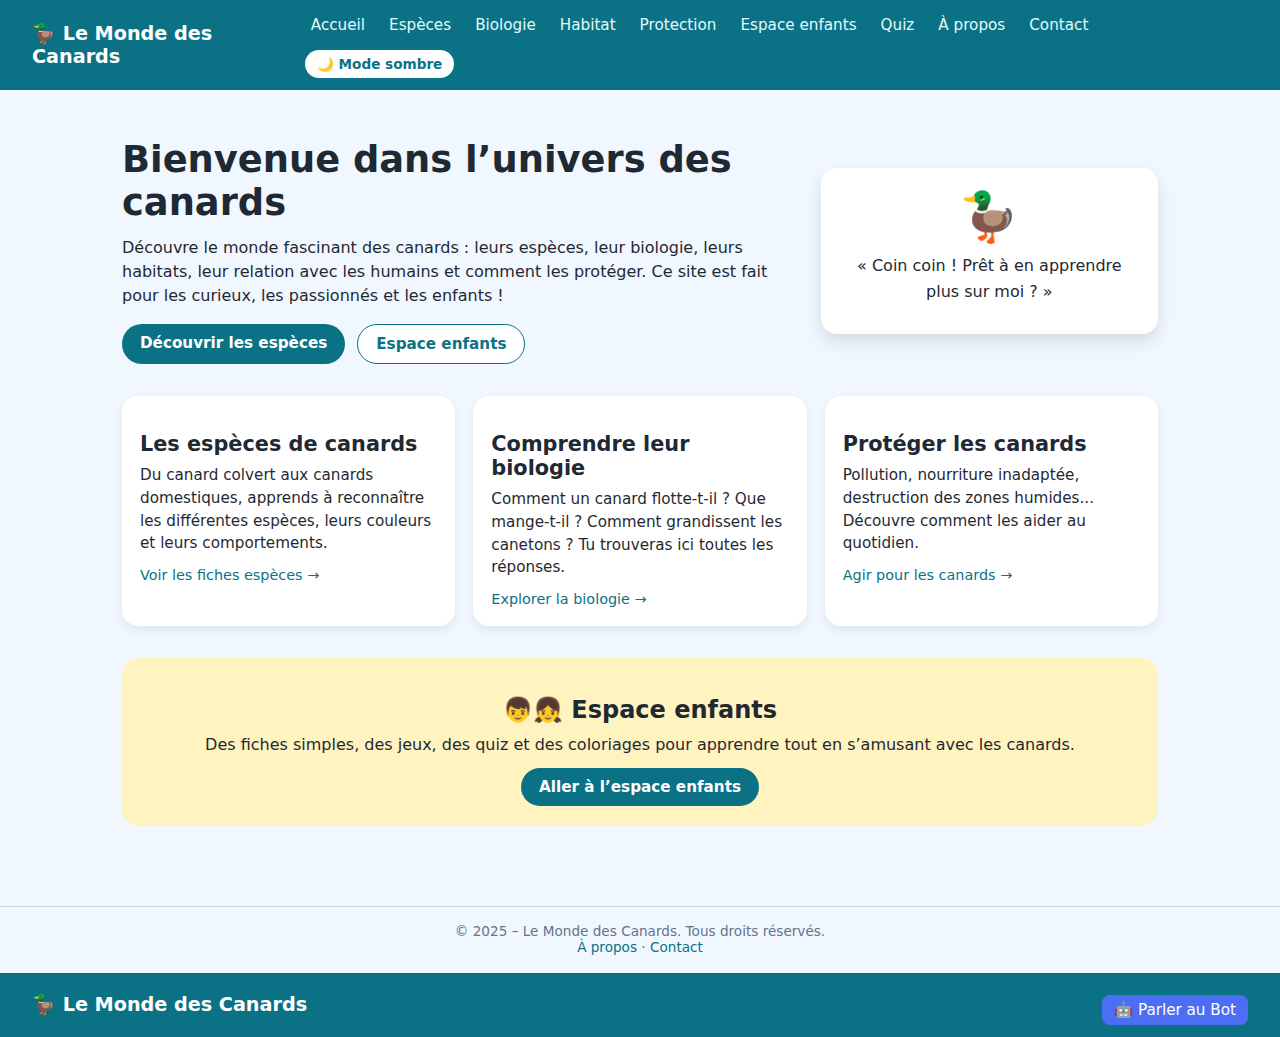
<file: index.html>
<!DOCTYPE html>
<html lang="fr">
<head>
    <meta charset="UTF-8">
    <title>Le Monde des Canards</title>
    <link rel="stylesheet" href="style.css">
    <script src="script.js" defer></script>
</head>
<body>
<header>
    <div class="logo">🦆 Le Monde des Canards</div>
    <nav>
        <a href="index.html">Accueil</a>
        <a href="especes.html">Espèces</a>
        <a href="biologie.html">Biologie</a>
        <a href="habitat.html">Habitat</a>
        <a href="protection.html">Protection</a>
        <a href="enfants.html">Espace enfants</a>
        <a href="quiz.html">Quiz</a>
        <a href="a-propos.html">À propos</a>
        <a href="contact.html">Contact</a>
        <button id="darkModeToggle">🌙 Mode sombre</button>
    </nav>
</header>

<main>
    <section class="hero">
        <div class="hero-text">
            <h1>Bienvenue dans l’univers des canards</h1>
            <p>
                Découvre le monde fascinant des canards : leurs espèces, leur biologie, 
                leurs habitats, leur relation avec les humains et comment les protéger. 
                Ce site est fait pour les curieux, les passionnés et les enfants !
            </p>
            <div class="hero-buttons">
                <a class="btn" href="especes.html">Découvrir les espèces</a>
                <a class="btn secondary" href="enfants.html">Espace enfants</a>
            </div>
        </div>
        <div class="hero-image">
            <div class="duck-card">
                <div class="duck-emoji">🦆</div>
                <p>« Coin coin ! Prêt à en apprendre plus sur moi ? »</p>
            </div>
        </div>
    </section>

    <section class="cards">
        <article class="card">
            <h2>Les espèces de canards</h2>
            <p>
                Du canard colvert aux canards domestiques, apprends à reconnaître 
                les différentes espèces, leurs couleurs et leurs comportements.
            </p>
            <a href="especes.html" class="link">Voir les fiches espèces →</a>
        </article>

        <article class="card">
            <h2>Comprendre leur biologie</h2>
            <p>
                Comment un canard flotte-t-il ? Que mange-t-il ? Comment grandissent les canetons ?
                Tu trouveras ici toutes les réponses.
            </p>
            <a href="biologie.html" class="link">Explorer la biologie →</a>
        </article>

        <article class="card">
            <h2>Protéger les canards</h2>
            <p>
                Pollution, nourriture inadaptée, destruction des zones humides...
                Découvre comment les aider au quotidien.
            </p>
            <a href="protection.html" class="link">Agir pour les canards →</a>
        </article>
    </section>

    <section class="section-enfants">
        <h2>👦👧 Espace enfants</h2>
        <p>
            Des fiches simples, des jeux, des quiz et des coloriages pour apprendre 
            tout en s’amusant avec les canards.
        </p>
        <a href="enfants.html" class="btn">Aller à l’espace enfants</a>
    </section>
</main>

<footer>
    <p>© 2025 – Le Monde des Canards. Tous droits réservés.</p>
    <p><a href="a-propos.html">À propos</a> · <a href="contact.html">Contact</a></p>
</footer>
<header>
    <div class="logo">🦆 Le Monde des Canards</div>

    <nav>

        <!-- 🔽 TON BOT – placé tout en bas du menu 🔽 -->
        <a href="https://creator.voiceflow.com/share/69024f4ea31d524e16ad1211/development"
           style="margin-top:10px; padding:6px 12px; border-radius:8px; background:#4c6ef5; color:white;">
           🤖 Parler au Bot
        </a>

    </nav>
</header>

</body>
</html>
</file>
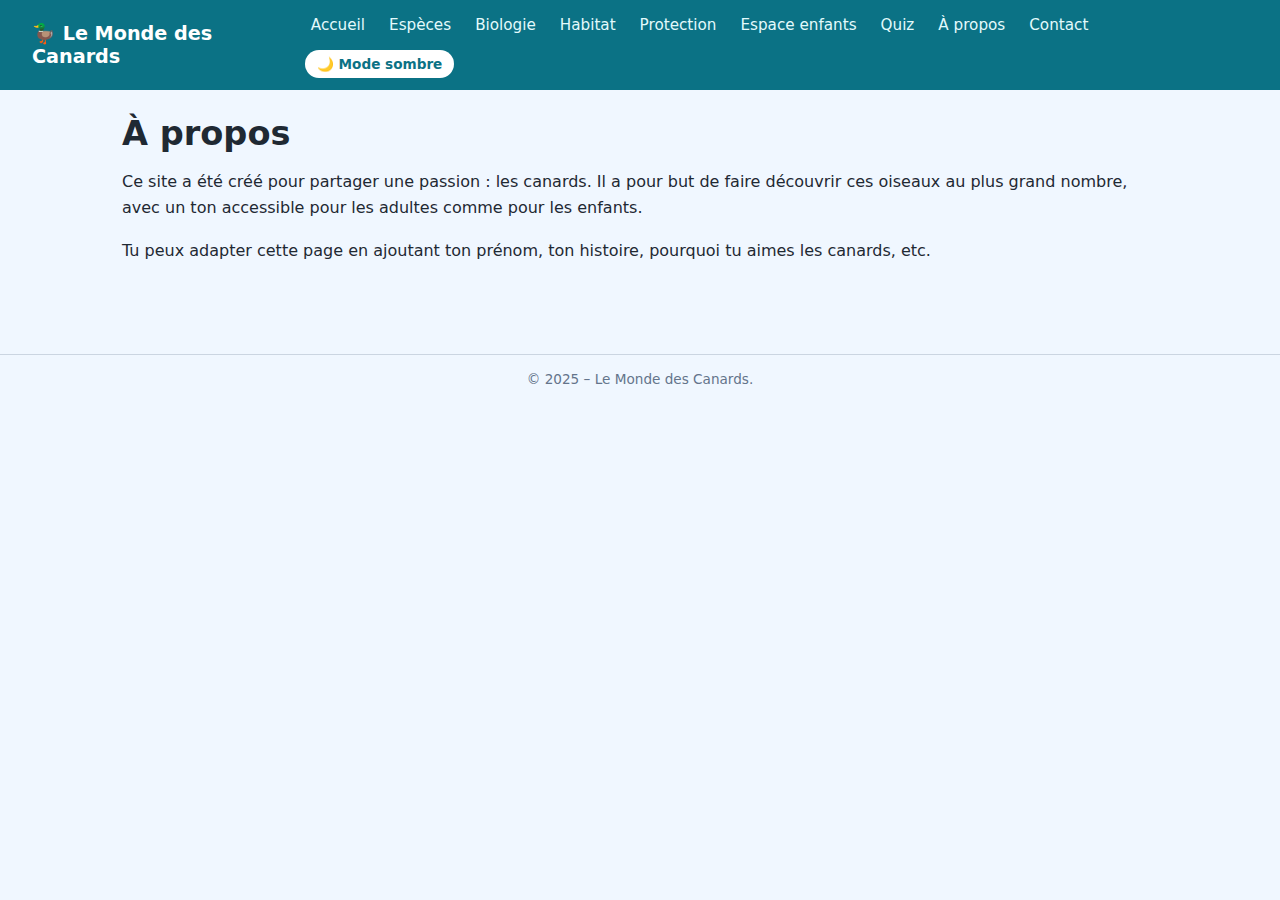
<file: a-propos.html>
<!DOCTYPE html>
<html lang="fr">
<head>
    <meta charset="UTF-8">
    <title>À propos – Le Monde des Canards</title>
    <link rel="stylesheet" href="style.css">
    <script src="script.js" defer></script>
</head>
<body>
<header>
    <div class="logo">🦆 Le Monde des Canards</div>
    <nav>
        <a href="index.html">Accueil</a>
        <a href="especes.html">Espèces</a>
        <a href="biologie.html">Biologie</a>
        <a href="habitat.html">Habitat</a>
        <a href="protection.html">Protection</a>
        <a href="enfants.html">Espace enfants</a>
        <a href="quiz.html">Quiz</a>
        <a href="a-propos.html">À propos</a>
        <a href="contact.html">Contact</a>
        <button id="darkModeToggle">🌙 Mode sombre</button>
    </nav>
</header>

<main>
    <h1>À propos</h1>
    <p class="section-intro">
        Ce site a été créé pour partager une passion : les canards. 
        Il a pour but de faire découvrir ces oiseaux au plus grand nombre, 
        avec un ton accessible pour les adultes comme pour les enfants.
    </p>
    <p>
        Tu peux adapter cette page en ajoutant ton prénom, ton histoire, 
        pourquoi tu aimes les canards, etc.
    </p>
</main>

<footer>
    <p>© 2025 – Le Monde des Canards.</p>
</footer>
</body>
</html>
</file>
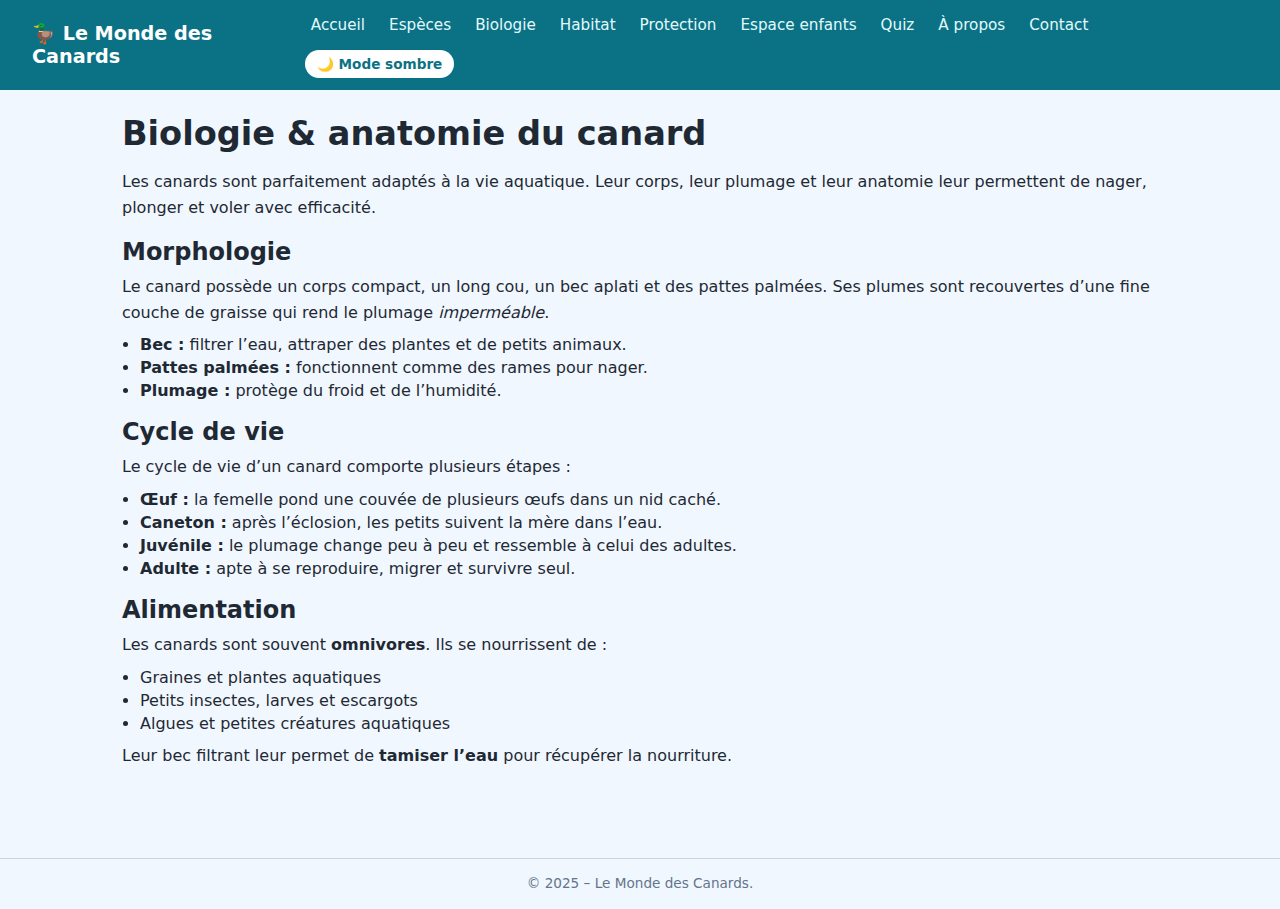
<file: biologie.html>
<!DOCTYPE html>
<html lang="fr">
<head>
    <meta charset="UTF-8">
    <title>Biologie du canard – Le Monde des Canards</title>
    <link rel="stylesheet" href="style.css">
    <script src="script.js" defer></script>
</head>
<body>
<header>
    <div class="logo">🦆 Le Monde des Canards</div>
    <nav>
        <a href="index.html">Accueil</a>
        <a href="especes.html">Espèces</a>
        <a href="biologie.html">Biologie</a>
        <a href="habitat.html">Habitat</a>
        <a href="protection.html">Protection</a>
        <a href="enfants.html">Espace enfants</a>
        <a href="quiz.html">Quiz</a>
        <a href="a-propos.html">À propos</a>
        <a href="contact.html">Contact</a>
        <button id="darkModeToggle">🌙 Mode sombre</button>
    </nav>
</header>

<main>
    <h1>Biologie & anatomie du canard</h1>
    <p class="section-intro">
        Les canards sont parfaitement adaptés à la vie aquatique. Leur corps, leur plumage 
        et leur anatomie leur permettent de nager, plonger et voler avec efficacité.
    </p>

    <section>
        <h2>Morphologie</h2>
        <p>
            Le canard possède un corps compact, un long cou, un bec aplati et des pattes palmées.
            Ses plumes sont recouvertes d’une fine couche de graisse qui rend le plumage <em>imperméable</em>.
        </p>
        <ul>
            <li><strong>Bec :</strong> filtrer l’eau, attraper des plantes et de petits animaux.</li>
            <li><strong>Pattes palmées :</strong> fonctionnent comme des rames pour nager.</li>
            <li><strong>Plumage :</strong> protège du froid et de l’humidité.</li>
        </ul>
    </section>

    <section>
        <h2>Cycle de vie</h2>
        <p>
            Le cycle de vie d’un canard comporte plusieurs étapes :
        </p>
        <ul>
            <li><strong>Œuf :</strong> la femelle pond une couvée de plusieurs œufs dans un nid caché.</li>
            <li><strong>Caneton :</strong> après l’éclosion, les petits suivent la mère dans l’eau.</li>
            <li><strong>Juvénile :</strong> le plumage change peu à peu et ressemble à celui des adultes.</li>
            <li><strong>Adulte :</strong> apte à se reproduire, migrer et survivre seul.</li>
        </ul>
    </section>

    <section>
        <h2>Alimentation</h2>
        <p>
            Les canards sont souvent <strong>omnivores</strong>. Ils se nourrissent de :
        </p>
        <ul>
            <li>Graines et plantes aquatiques</li>
            <li>Petits insectes, larves et escargots</li>
            <li>Algues et petites créatures aquatiques</li>
        </ul>
        <p>
            Leur bec filtrant leur permet de <strong>tamiser l’eau</strong> pour récupérer la nourriture.
        </p>
    </section>
</main>

<footer>
    <p>© 2025 – Le Monde des Canards.</p>
</footer>
</body>
</html>
</file>
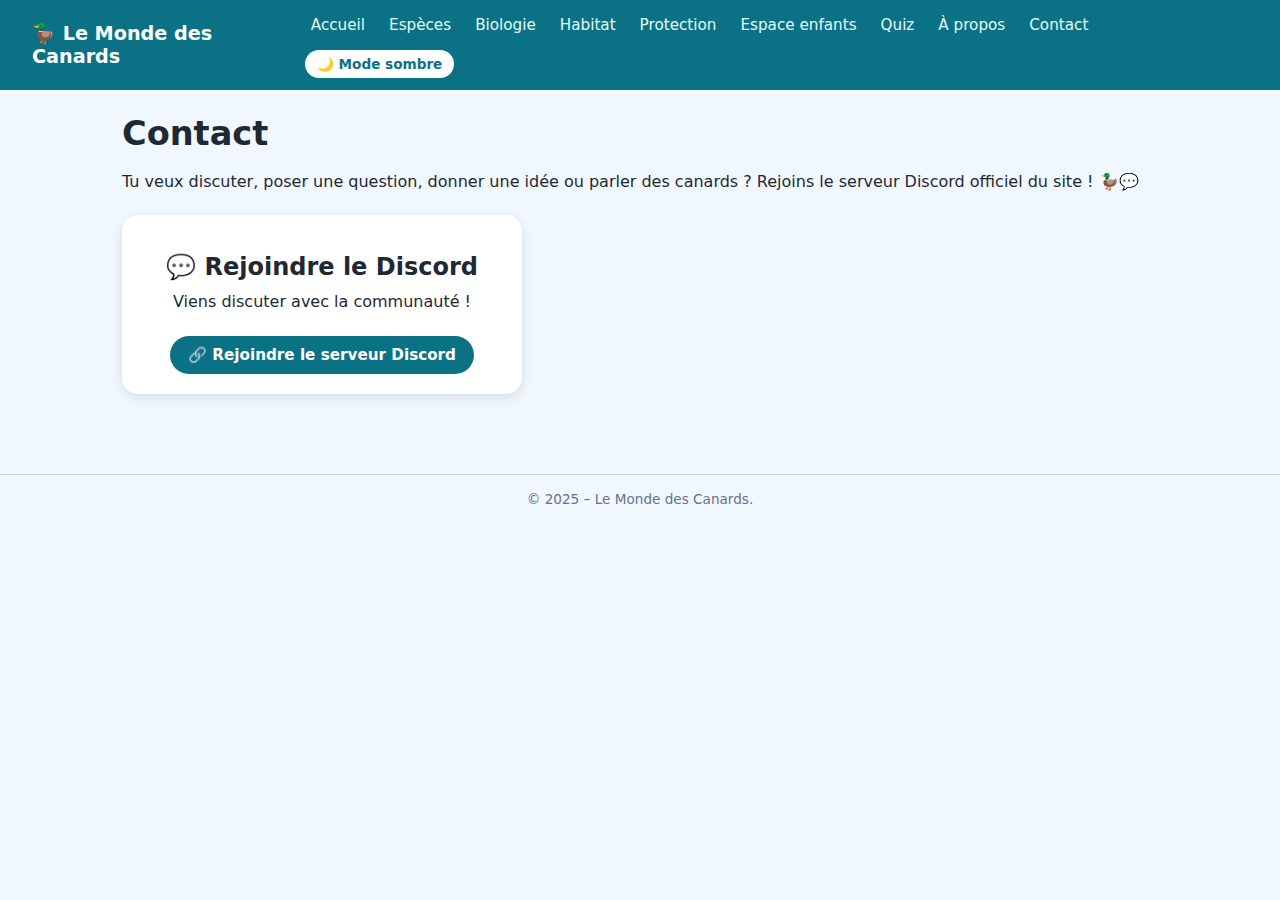
<file: contact.html>
<!DOCTYPE html>
<html lang="fr">
<head>
    <meta charset="UTF-8">
    <title>Contact – Le Monde des Canards</title>
    <link rel="stylesheet" href="style.css">
    <script src="script.js" defer></script>
</head>
<body>
<header>
    <div class="logo">🦆 Le Monde des Canards</div>
    <nav>
        <a href="index.html">Accueil</a>
        <a href="especes.html">Espèces</a>
        <a href="biologie.html">Biologie</a>
        <a href="habitat.html">Habitat</a>
        <a href="protection.html">Protection</a>
        <a href="enfants.html">Espace enfants</a>
        <a href="quiz.html">Quiz</a>
        <a href="a-propos.html">À propos</a>
        <a href="contact.html">Contact</a>
        <button id="darkModeToggle">🌙 Mode sombre</button>
    </nav>
</header>

<main>
    <h1>Contact</h1>
    <p class="section-intro">
        Tu veux discuter, poser une question, donner une idée ou parler des canards ?  
        Rejoins le serveur Discord officiel du site ! 🦆💬
    </p>

    <div style="
        background: #ffffff;
        padding: 20px;
        border-radius: 16px;
        box-shadow: 0 4px 12px rgba(0,0,0,0.1);
        max-width: 400px;
        text-align: center;
        margin-top: 20px;
    ">
        <h2>💬 Rejoindre le Discord</h2>
        <p>Viens discuter avec la communauté !</p>

        <a href="https://discord.gg/AgZyzE4x" 
           class="btn"
           style="display:inline-block; margin-top:12px;">
            🔗 Rejoindre le serveur Discord
        </a>
    </div>

</main>

<footer>
    <p>© 2025 – Le Monde des Canards.</p>
</footer>
</body>
</html>
</file>
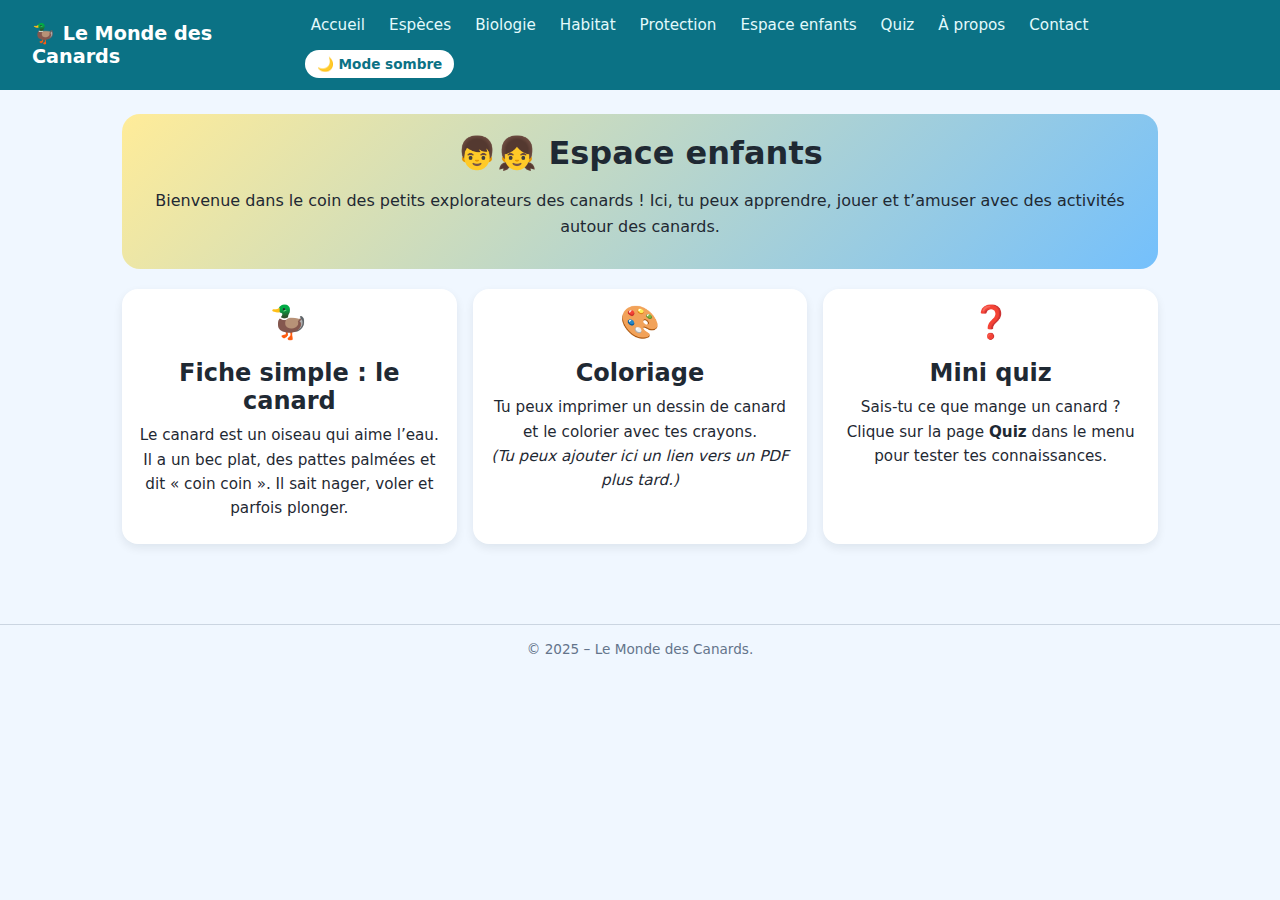
<file: enfants.html>
<!DOCTYPE html>
<html lang="fr">
<head>
    <meta charset="UTF-8">
    <title>Espace enfants – Le Monde des Canards</title>
    <link rel="stylesheet" href="style.css">
    <script src="script.js" defer></script>
</head>
<body>
<header>
    <div class="logo">🦆 Le Monde des Canards</div>
    <nav>
        <a href="index.html">Accueil</a>
        <a href="especes.html">Espèces</a>
        <a href="biologie.html">Biologie</a>
        <a href="habitat.html">Habitat</a>
        <a href="protection.html">Protection</a>
        <a href="enfants.html">Espace enfants</a>
        <a href="quiz.html">Quiz</a>
        <a href="a-propos.html">À propos</a>
        <a href="contact.html">Contact</a>
        <button id="darkModeToggle">🌙 Mode sombre</button>
    </nav>
</header>

<main>
    <section class="kids-hero">
        <h1>👦👧 Espace enfants</h1>
        <p>
            Bienvenue dans le coin des petits explorateurs des canards !
            Ici, tu peux apprendre, jouer et t’amuser avec des activités autour des canards.
        </p>
    </section>

    <section class="kids-grid">
        <article class="kids-card">
            <div class="kids-emoji">🦆</div>
            <h2>Fiche simple : le canard</h2>
            <p>
                Le canard est un oiseau qui aime l’eau. Il a un bec plat, des pattes palmées 
                et dit « coin coin ». Il sait nager, voler et parfois plonger.
            </p>
        </article>

        <article class="kids-card">
            <div class="kids-emoji">🎨</div>
            <h2>Coloriage</h2>
            <p>
                Tu peux imprimer un dessin de canard et le colorier avec tes crayons.
                <br><em>(Tu peux ajouter ici un lien vers un PDF plus tard.)</em>
            </p>
        </article>

        <article class="kids-card">
            <div class="kids-emoji">❓</div>
            <h2>Mini quiz</h2>
            <p>
                Sais-tu ce que mange un canard ? Clique sur la page <strong>Quiz</strong> 
                dans le menu pour tester tes connaissances.
            </p>
        </article>
    </section>
</main>

<footer>
    <p>© 2025 – Le Monde des Canards.</p>
</footer>
</body>
</html>
</file>
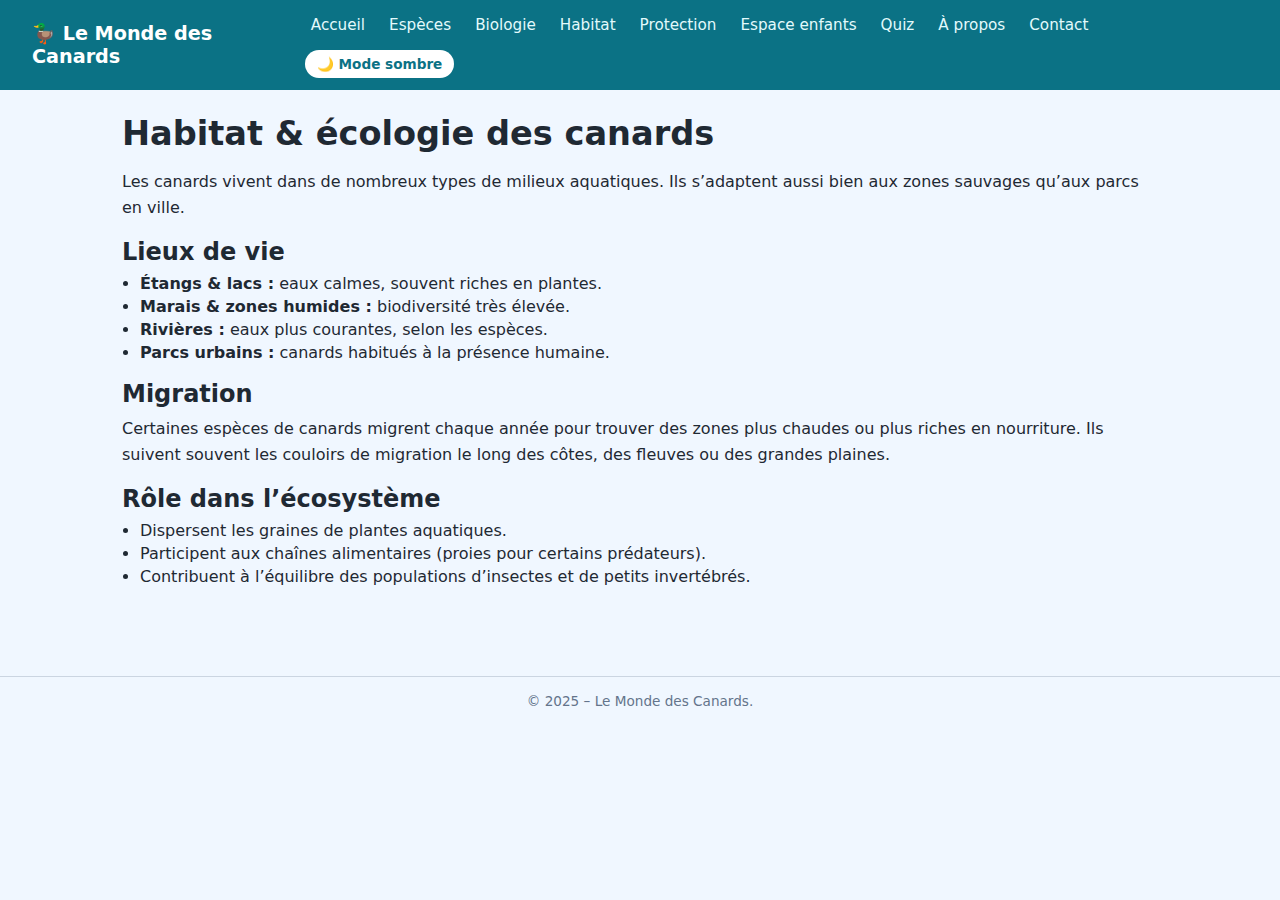
<file: habitat.html>
<!DOCTYPE html>
<html lang="fr">
<head>
    <meta charset="UTF-8">
    <title>Habitat & écologie – Le Monde des Canards</title>
    <link rel="stylesheet" href="style.css">
    <script src="script.js" defer></script>
</head>
<body>
<header>
    <div class="logo">🦆 Le Monde des Canards</div>
    <nav>
        <a href="index.html">Accueil</a>
        <a href="especes.html">Espèces</a>
        <a href="biologie.html">Biologie</a>
        <a href="habitat.html">Habitat</a>
        <a href="protection.html">Protection</a>
        <a href="enfants.html">Espace enfants</a>
        <a href="quiz.html">Quiz</a>
        <a href="a-propos.html">À propos</a>
        <a href="contact.html">Contact</a>
        <button id="darkModeToggle">🌙 Mode sombre</button>
    </nav>
</header>

<main>
    <h1>Habitat & écologie des canards</h1>
    <p class="section-intro">
        Les canards vivent dans de nombreux types de milieux aquatiques. Ils s’adaptent 
        aussi bien aux zones sauvages qu’aux parcs en ville.
    </p>

    <section>
        <h2>Lieux de vie</h2>
        <ul>
            <li><strong>Étangs & lacs :</strong> eaux calmes, souvent riches en plantes.</li>
            <li><strong>Marais & zones humides :</strong> biodiversité très élevée.</li>
            <li><strong>Rivières :</strong> eaux plus courantes, selon les espèces.</li>
            <li><strong>Parcs urbains :</strong> canards habitués à la présence humaine.</li>
        </ul>
    </section>

    <section>
        <h2>Migration</h2>
        <p>
            Certaines espèces de canards migrent chaque année pour trouver des zones 
            plus chaudes ou plus riches en nourriture. Ils suivent souvent les couloirs 
            de migration le long des côtes, des fleuves ou des grandes plaines.
        </p>
    </section>

    <section>
        <h2>Rôle dans l’écosystème</h2>
        <ul>
            <li>Dispersent les graines de plantes aquatiques.</li>
            <li>Participent aux chaînes alimentaires (proies pour certains prédateurs).</li>
            <li>Contribuent à l’équilibre des populations d’insectes et de petits invertébrés.</li>
        </ul>
    </section>
</main>

<footer>
    <p>© 2025 – Le Monde des Canards.</p>
</footer>
</body>
</html>
</file>
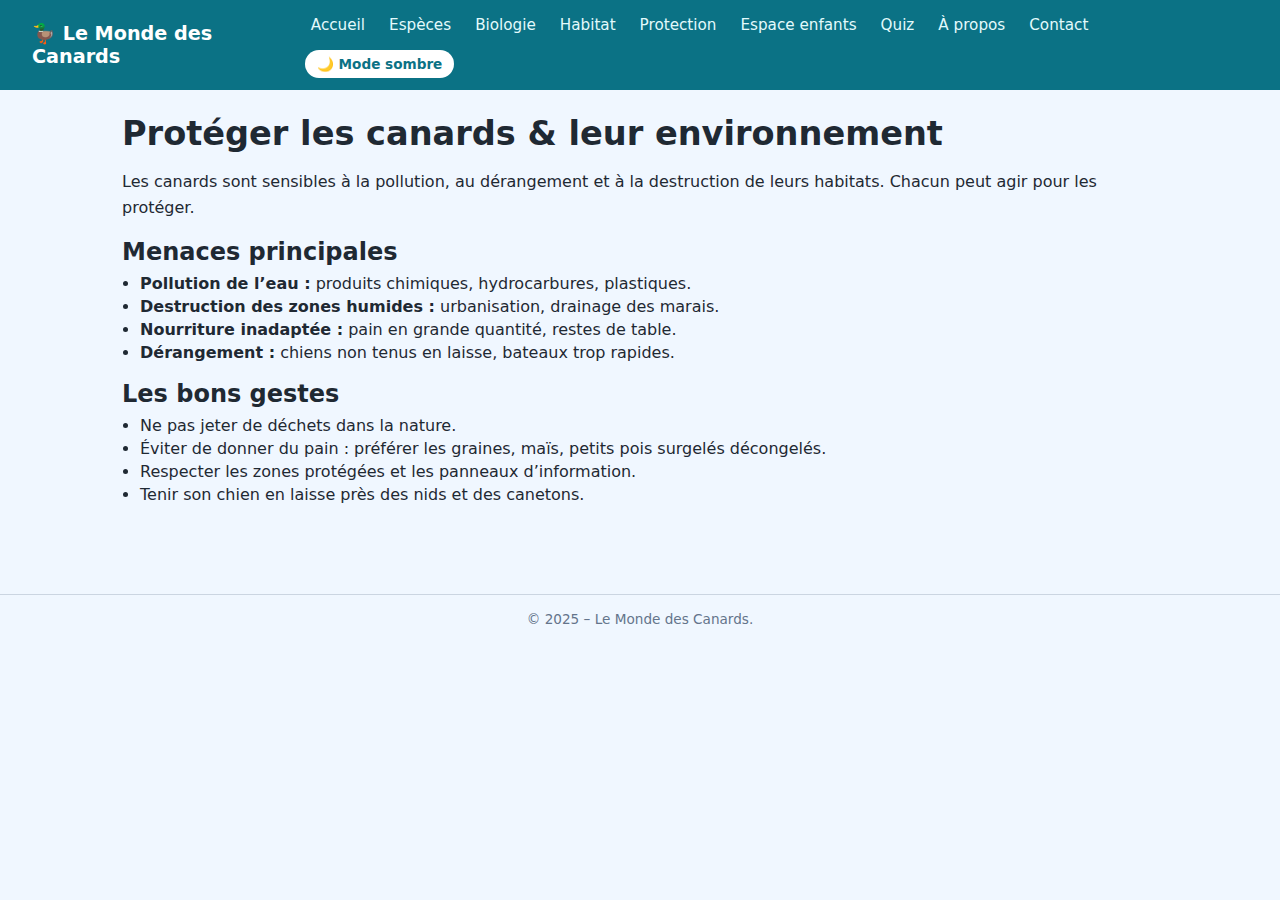
<file: protection.html>
<!DOCTYPE html>
<html lang="fr">
<head>
    <meta charset="UTF-8">
    <title>Protéger les canards – Le Monde des Canards</title>
    <link rel="stylesheet" href="style.css">
    <script src="script.js" defer></script>
</head>
<body>
<header>
    <div class="logo">🦆 Le Monde des Canards</div>
    <nav>
        <a href="index.html">Accueil</a>
        <a href="especes.html">Espèces</a>
        <a href="biologie.html">Biologie</a>
        <a href="habitat.html">Habitat</a>
        <a href="protection.html">Protection</a>
        <a href="enfants.html">Espace enfants</a>
        <a href="quiz.html">Quiz</a>
        <a href="a-propos.html">À propos</a>
        <a href="contact.html">Contact</a>
        <button id="darkModeToggle">🌙 Mode sombre</button>
    </nav>
</header>

<main>
    <h1>Protéger les canards & leur environnement</h1>
    <p class="section-intro">
        Les canards sont sensibles à la pollution, au dérangement et à la destruction 
        de leurs habitats. Chacun peut agir pour les protéger.
    </p>

    <section>
        <h2>Menaces principales</h2>
        <ul>
            <li><strong>Pollution de l’eau :</strong> produits chimiques, hydrocarbures, plastiques.</li>
            <li><strong>Destruction des zones humides :</strong> urbanisation, drainage des marais.</li>
            <li><strong>Nourriture inadaptée :</strong> pain en grande quantité, restes de table.</li>
            <li><strong>Dérangement :</strong> chiens non tenus en laisse, bateaux trop rapides.</li>
        </ul>
    </section>

    <section>
        <h2>Les bons gestes</h2>
        <ul>
            <li>Ne pas jeter de déchets dans la nature.</li>
            <li>Éviter de donner du pain : préférer les graines, maïs, petits pois surgelés décongelés.</li>
            <li>Respecter les zones protégées et les panneaux d’information.</li>
            <li>Tenir son chien en laisse près des nids et des canetons.</li>
        </ul>
    </section>
</main>

<footer>
    <p>© 2025 – Le Monde des Canards.</p>
</footer>
</body>
</html>
</file>
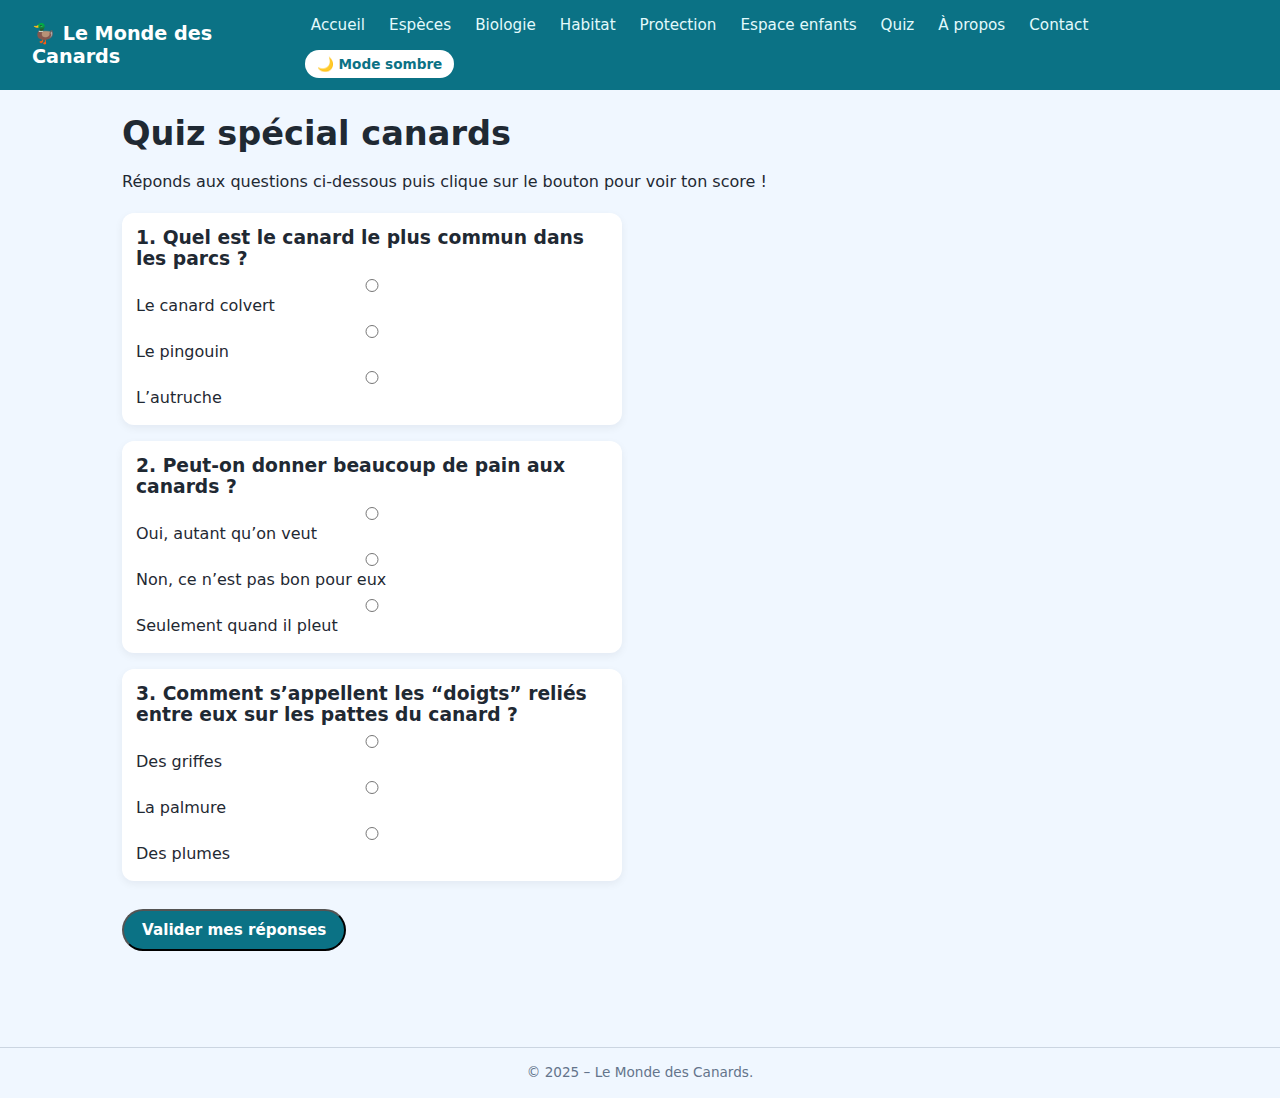
<file: quiz.html>
<!DOCTYPE html>
<html lang="fr">
<head>
    <meta charset="UTF-8">
    <title>Quiz – Le Monde des Canards</title>
    <link rel="stylesheet" href="style.css">
    <script src="script.js" defer></script>
</head>
<body>
<header>
    <div class="logo">🦆 Le Monde des Canards</div>
    <nav>
        <a href="index.html">Accueil</a>
        <a href="especes.html">Espèces</a>
        <a href="biologie.html">Biologie</a>
        <a href="habitat.html">Habitat</a>
        <a href="protection.html">Protection</a>
        <a href="enfants.html">Espace enfants</a>
        <a href="quiz.html">Quiz</a>
        <a href="a-propos.html">À propos</a>
        <a href="contact.html">Contact</a>
        <button id="darkModeToggle">🌙 Mode sombre</button>
    </nav>
</header>

<main>
    <h1>Quiz spécial canards</h1>
    <p class="section-intro">
        Réponds aux questions ci-dessous puis clique sur le bouton pour voir ton score !
    </p>

    <form id="quizForm" onsubmit="event.preventDefault(); corrigerQuiz();">
        <div class="quiz-question">
            <h3>1. Quel est le canard le plus commun dans les parcs ?</h3>
            <div class="quiz-options">
                <label><input type="radio" name="q1" value="colvert"> Le canard colvert</label>
                <label><input type="radio" name="q1" value="pingouin"> Le pingouin</label>
                <label><input type="radio" name="q1" value="autruche"> L’autruche</label>
            </div>
        </div>

        <div class="quiz-question">
            <h3>2. Peut-on donner beaucoup de pain aux canards ?</h3>
            <div class="quiz-options">
                <label><input type="radio" name="q2" value="painOui"> Oui, autant qu’on veut</label>
                <label><input type="radio" name="q2" value="painNon"> Non, ce n’est pas bon pour eux</label>
                <label><input type="radio" name="q2" value="painPeu"> Seulement quand il pleut</label>
            </div>
        </div>

        <div class="quiz-question">
            <h3>3. Comment s’appellent les “doigts” reliés entre eux sur les pattes du canard ?</h3>
            <div class="quiz-options">
                <label><input type="radio" name="q3" value="griffes"> Des griffes</label>
                <label><input type="radio" name="q3" value="palmure"> La palmure</label>
                <label><input type="radio" name="q3" value="plumes"> Des plumes</label>
            </div>
        </div>

        <button class="btn" type="submit">Valider mes réponses</button>
    </form>

    <div id="quizResult"></div>
</main>

<footer>
    <p>© 2025 – Le Monde des Canards.</p>
</footer>
</body>
</html>
</file>
<file: style.css>
/* ========== RESET & BASE ========== */
* {
    margin: 0;
    padding: 0;
    box-sizing: border-box;
    font-family: system-ui, -apple-system, BlinkMacSystemFont, "Segoe UI", sans-serif;
}

body {
    background: #f0f7ff;
    color: #1f2933;
    transition: background 0.3s, color 0.3s;
}

a {
    color: inherit;
}

/* ========== HEADER & NAV ========== */
header {
    display: flex;
    justify-content: space-between;
    align-items: center;
    padding: 12px 32px;
    background: #0b7285;
    color: white;
    position: sticky;
    top: 0;
    z-index: 10;
}

.logo {
    font-weight: 700;
    font-size: 1.2rem;
}

nav {
    display: flex;
    align-items: center;
    gap: 12px;
    flex-wrap: wrap;
}

nav a {
    text-decoration: none;
    color: #e3fafc;
    font-size: 0.95rem;
    padding: 4px 6px;
    border-radius: 999px;
}

nav a:hover {
    background: rgba(255, 255, 255, 0.14);
}

/* Bouton dark mode */
#darkModeToggle {
    border: none;
    background: #fff;
    color: #0b7285;
    padding: 6px 12px;
    border-radius: 999px;
    cursor: pointer;
    font-size: 0.85rem;
    font-weight: 600;
}

#darkModeToggle:hover {
    filter: brightness(0.95);
}

/* ========== MAIN & TITRES ========== */
main {
    padding: 24px 32px 48px;
    max-width: 1100px;
    margin: 0 auto;
}

main h1 {
    font-size: 2.1rem;
    margin-bottom: 16px;
}

main h2 {
    font-size: 1.5rem;
    margin: 18px 0 8px;
}

main p {
    line-height: 1.6;
    margin-bottom: 10px;
}

.section-intro {
    margin-bottom: 18px;
}

/* ========== BOUTONS & LIENS ========== */
.btn {
    display: inline-block;
    padding: 10px 18px;
    border-radius: 999px;
    background: #0b7285;
    color: white;
    text-decoration: none;
    font-size: 0.95rem;
    font-weight: 600;
}

.btn.secondary {
    background: #ffffff;
    color: #0b7285;
    border: 1px solid #0b7285;
}

.btn:hover {
    filter: brightness(1.05);
}

.link {
    font-size: 0.9rem;
    text-decoration: none;
    color: #0b7285;
}

.link:hover {
    text-decoration: underline;
}

/* ========== HERO (page d'accueil) ========== */
.hero {
    display: flex;
    flex-wrap: wrap;
    gap: 24px;
    align-items: center;
    margin: 24px 0 32px;
}

.hero-text {
    flex: 2;
    min-width: 260px;
}

.hero-text h1 {
    font-size: 2.3rem;
    margin-bottom: 12px;
}

.hero-text p {
    font-size: 1rem;
    line-height: 1.5;
    margin-bottom: 16px;
}

.hero-buttons {
    display: flex;
    gap: 12px;
}

.hero-image {
    flex: 1;
    min-width: 220px;
    display: flex;
    justify-content: center;
}

.duck-card {
    background: #ffffff;
    padding: 20px;
    border-radius: 16px;
    box-shadow: 0 8px 16px rgba(15, 23, 42, 0.12);
    text-align: center;
}

.duck-emoji {
    font-size: 3rem;
    margin-bottom: 8px;
}

/* ========== CARTES GÉNÉRIQUES ========== */
.cards {
    display: grid;
    grid-template-columns: repeat(auto-fit, minmax(260px, 1fr));
    gap: 18px;
    margin-bottom: 32px;
}

.card {
    background: #ffffff;
    padding: 18px;
    border-radius: 16px;
    box-shadow: 0 4px 10px rgba(15, 23, 42, 0.08);
}

.card h2 {
    font-size: 1.3rem;
    margin-bottom: 8px;
}

.card p {
    font-size: 0.95rem;
    line-height: 1.5;
    margin-bottom: 10px;
}

/* Listes jolies */
ul {
    margin-left: 18px;
    margin-bottom: 10px;
}

li {
    margin-bottom: 4px;
}

/* ========== SECTION ENFANTS (accueil) ========== */
.section-enfants {
    background: #fff3bf;
    border-radius: 18px;
    padding: 20px;
    text-align: center;
}

/* ========== GALERIE SIMPLE ========== */
.gallery {
    display: grid;
    grid-template-columns: repeat(auto-fit, minmax(180px, 1fr));
    gap: 12px;
    margin: 18px 0;
}

.gallery img {
    width: 100%;
    border-radius: 12px;
    cursor: pointer;
}

/* Lightbox simple */
#lightbox {
    position: fixed;
    inset: 0;
    background: rgba(15, 23, 42, 0.8);
    display: none;
    justify-content: center;
    align-items: center;
    z-index: 50;
}

#lightbox img {
    max-width: 90%;
    max-height: 90%;
    border-radius: 16px;
}

/* ========== QUIZ ========== */
.quiz-question {
    margin: 16px 0;
    padding: 14px;
    background: #ffffff;
    border-radius: 12px;
    box-shadow: 0 3px 8px rgba(15, 23, 42, 0.06);
}

.quiz-question h3 {
    margin-bottom: 8px;
}

.quiz-options label {
    display: block;
    margin-bottom: 4px;
    cursor: pointer;
}

#quizResult {
    margin-top: 16px;
    font-weight: 600;
}

/* ========== FORMULAIRE ========== */
form {
    margin-top: 10px;
    max-width: 500px;
}

form label {
    display: block;
    margin: 8px 0 4px;
    font-weight: 500;
}

form input, form textarea {
    width: 100%;
    padding: 8px 10px;
    border-radius: 8px;
    border: 1px solid #cbd5e1;
    font-size: 0.95rem;
}

form textarea {
    min-height: 120px;
    resize: vertical;
}

form button {
    margin-top: 12px;
}

/* ========== FOOTER ========== */
footer {
    margin-top: 32px;
    padding: 16px 32px 18px;
    border-top: 1px solid #cbd5e1;
    font-size: 0.85rem;
    text-align: center;
    color: #64748b;
}

footer a {
    color: #0b7285;
    text-decoration: none;
}

footer a:hover {
    text-decoration: underline;
}

/* ========== DARK MODE ========== */
body.dark {
    background: #020617;
    color: #e5e7eb;
}

body.dark header {
    background: #020617;
}

body.dark main {
    background: #020617;
}

body.dark .card,
body.dark .duck-card,
body.dark .quiz-question,
body.dark form input,
body.dark form textarea {
    background: #0b1120;
    color: #e5e7eb;
    border-color: #1f2937;
}

body.dark .section-enfants {
    background: #1f2937;
}

body.dark footer {
    border-top-color: #1f2937;
}

body.dark nav a {
    color: #e5e7eb;
}

body.dark #darkModeToggle {
    background: #e5e7eb;
    color: #020617;
}

/* ========== ENFANTS.HTML STYLE FUN ========== */
.kids-hero {
    background: linear-gradient(135deg, #ffec99, #74c0fc);
    padding: 20px;
    border-radius: 18px;
    text-align: center;
    margin-bottom: 20px;
}

.kids-hero h1 {
    font-size: 2rem;
}

.kids-grid {
    display: grid;
    grid-template-columns: repeat(auto-fit, minmax(230px, 1fr));
    gap: 16px;
}

.kids-card {
    background: #ffffff;
    border-radius: 16px;
    padding: 14px;
    box-shadow: 0 4px 10px rgba(15, 23, 42, 0.08);
    text-align: center;
    font-size: 0.95rem;
}

.kids-emoji {
    font-size: 2rem;
}

/* ========== RESPONSIVE ========== */
@media (max-width: 600px) {
    header {
        flex-direction: column;
        align-items: flex-start;
        gap: 8px;
    }

    main {
        padding: 16px;
    }
}
</file>
